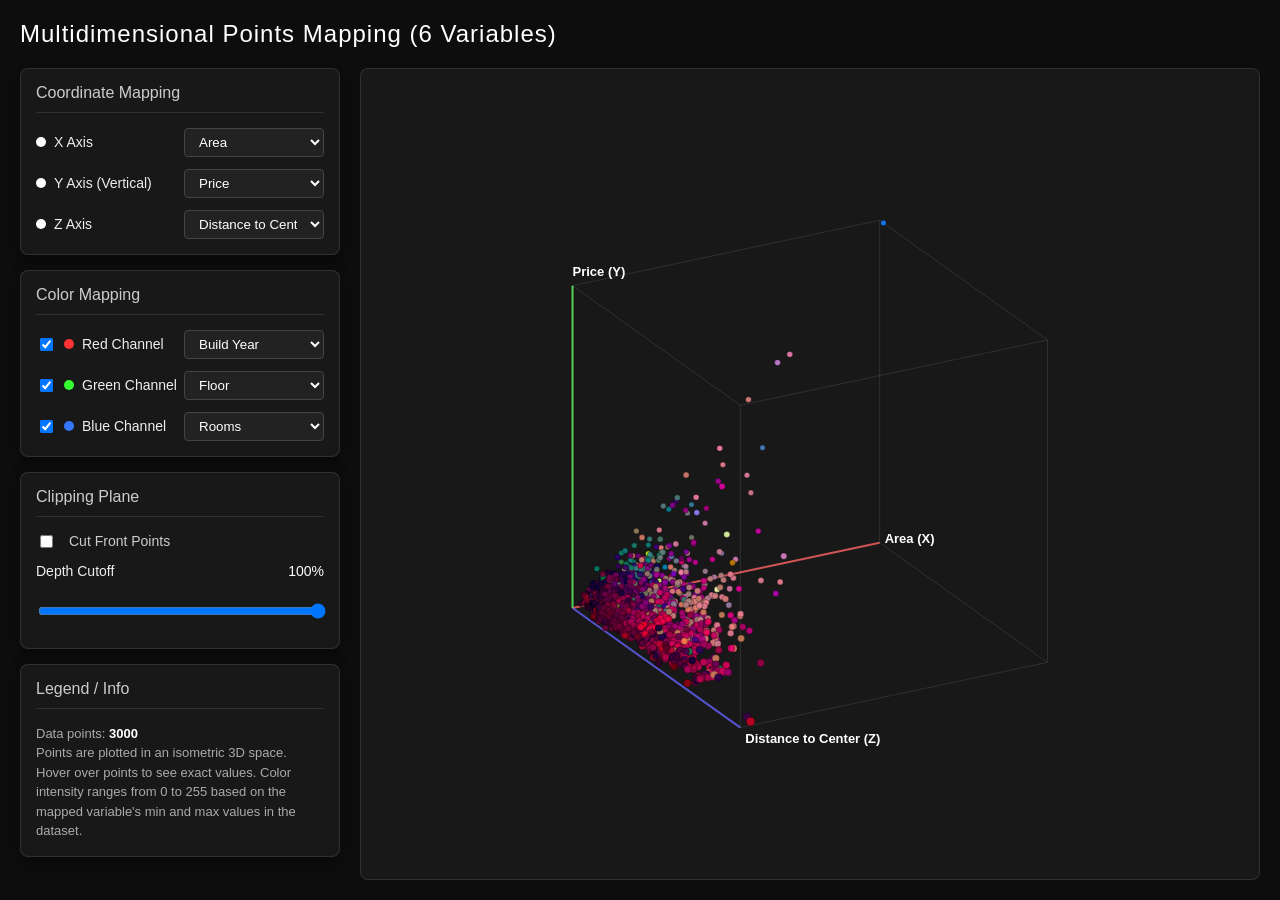
<file: NEW data analysis/index.html>
<!DOCTYPE html>
<html lang="en">
<head>
    <meta charset="UTF-8">
    <meta name="viewport" content="width=device-width, initial-scale=1.0">
    <title>Multidimensional Dataset Visualization</title>
    <link rel="stylesheet" href="style.css">
</head>
<body>

    <h2>Multidimensional Points Mapping (6 Variables)</h2>

    <div class="container">
        
        <div class="sidebar">
            <div class="panel">
                <h3>Coordinate Mapping</h3>
                
                <div class="mapping-row">
                    <div class="mapping-label">
                        <span class="color-dot" style="background:#fff"></span> X Axis
                    </div>
                    <select id="map-x" class="axis-select">
                        <option value="area" selected>Area</option>
                        <option value="dist">Distance to Center</option>
                        <option value="price">Price</option>
                        <option value="floor">Floor</option>
                        <option value="year">Build Year</option>
                        <option value="rooms">Rooms</option>
                    </select>
                </div>

                <div class="mapping-row">
                    <div class="mapping-label">
                        <span class="color-dot" style="background:#fff"></span> Y Axis (Vertical)
                    </div>
                    <select id="map-y" class="axis-select">
                        <option value="area">Area</option>
                        <option value="dist">Distance to Center</option>
                        <option value="price" selected>Price</option>
                        <option value="floor">Floor</option>
                        <option value="year">Build Year</option>
                        <option value="rooms">Rooms</option>
                    </select>
                </div>

                <div class="mapping-row">
                    <div class="mapping-label">
                        <span class="color-dot" style="background:#fff"></span> Z Axis
                    </div>
                    <select id="map-z" class="axis-select">
                        <option value="area">Area</option>
                        <option value="dist" selected>Distance to Center</option>
                        <option value="price">Price</option>
                        <option value="floor">Floor</option>
                        <option value="year">Build Year</option>
                        <option value="rooms">Rooms</option>
                    </select>
                </div>
            </div>

            <div class="panel">
                <h3>Color Mapping</h3>
                
                <div class="mapping-row">
                    <div class="mapping-label">
                        <input type="checkbox" id="toggle-r" checked>
                        <span class="color-dot" style="background:#ff3333"></span> Red Channel
                    </div>
                    <select id="map-r" class="axis-select">
                        <option value="area">Area</option>
                        <option value="dist">Distance to Center</option>
                        <option value="price">Price</option>
                        <option value="floor">Floor</option>
                        <option value="year" selected>Build Year</option>
                        <option value="rooms">Rooms</option>
                    </select>
                </div>

                <div class="mapping-row">
                    <div class="mapping-label">
                        <input type="checkbox" id="toggle-g" checked>
                        <span class="color-dot" style="background:#33ff33"></span> Green Channel
                    </div>
                    <select id="map-g" class="axis-select">
                        <option value="area">Area</option>
                        <option value="dist">Distance to Center</option>
                        <option value="price">Price</option>
                        <option value="floor" selected>Floor</option>
                        <option value="year">Build Year</option>
                        <option value="rooms">Rooms</option>
                    </select>
                </div>

                <div class="mapping-row">
                    <div class="mapping-label">
                        <input type="checkbox" id="toggle-b" checked>
                        <span class="color-dot" style="background:#3377ff"></span> Blue Channel
                    </div>
                    <select id="map-b" class="axis-select">
                        <option value="area">Area</option>
                        <option value="dist">Distance to Center</option>
                        <option value="price">Price</option>
                        <option value="floor">Floor</option>
                        <option value="year">Build Year</option>
                        <option value="rooms" selected>Rooms</option>
                    </select>
                </div>
            </div>

            <div class="panel">
                <h3>Clipping Plane</h3>
                
                <div class="mapping-row">
                    <div class="mapping-label">
                        <input type="checkbox" id="toggle-clip">
                        <span style="color: #ccc; margin-left: 5px;">Cut Front Points</span>
                    </div>
                </div>
                
                <div class="mapping-row" style="margin-top: 10px;">
                    <div class="mapping-label" style="width: 100%; justify-content: space-between;">
                        <span>Depth Cutoff</span>
                        <span id="clip-depth-val" style="color: #fff;">100%</span>
                    </div>
                </div>
                <div style="padding: 10px 0;">
                    <input type="range" id="clip-depth" min="-100" max="100" value="100" style="width: 100%;">
                </div>
            </div>

            <div class="panel">
                <h3>Legend / Info</h3>
                <div style="font-size: 13px; color: #aaa; line-height: 1.5;">
                    Data points: <span id="pt-count" style="color: #fff; font-weight: bold;">0</span><br>
                    Points are plotted in an isometric 3D space. Hover over points to see exact values. Color intensity ranges from 0 to 255 based on the mapped variable's min and max values in the dataset.
                </div>
            </div>
        </div>

        <div class="visuals-container">
            <canvas id="canvas3d" width="800" height="600"></canvas>
            <div id="tooltip" class="tooltip"></div>
        </div>

    </div>

    <!-- Load scripts -->
    <script src="dataset.js"></script>
    <script src="app.js"></script>
</body>
</html>
</file>
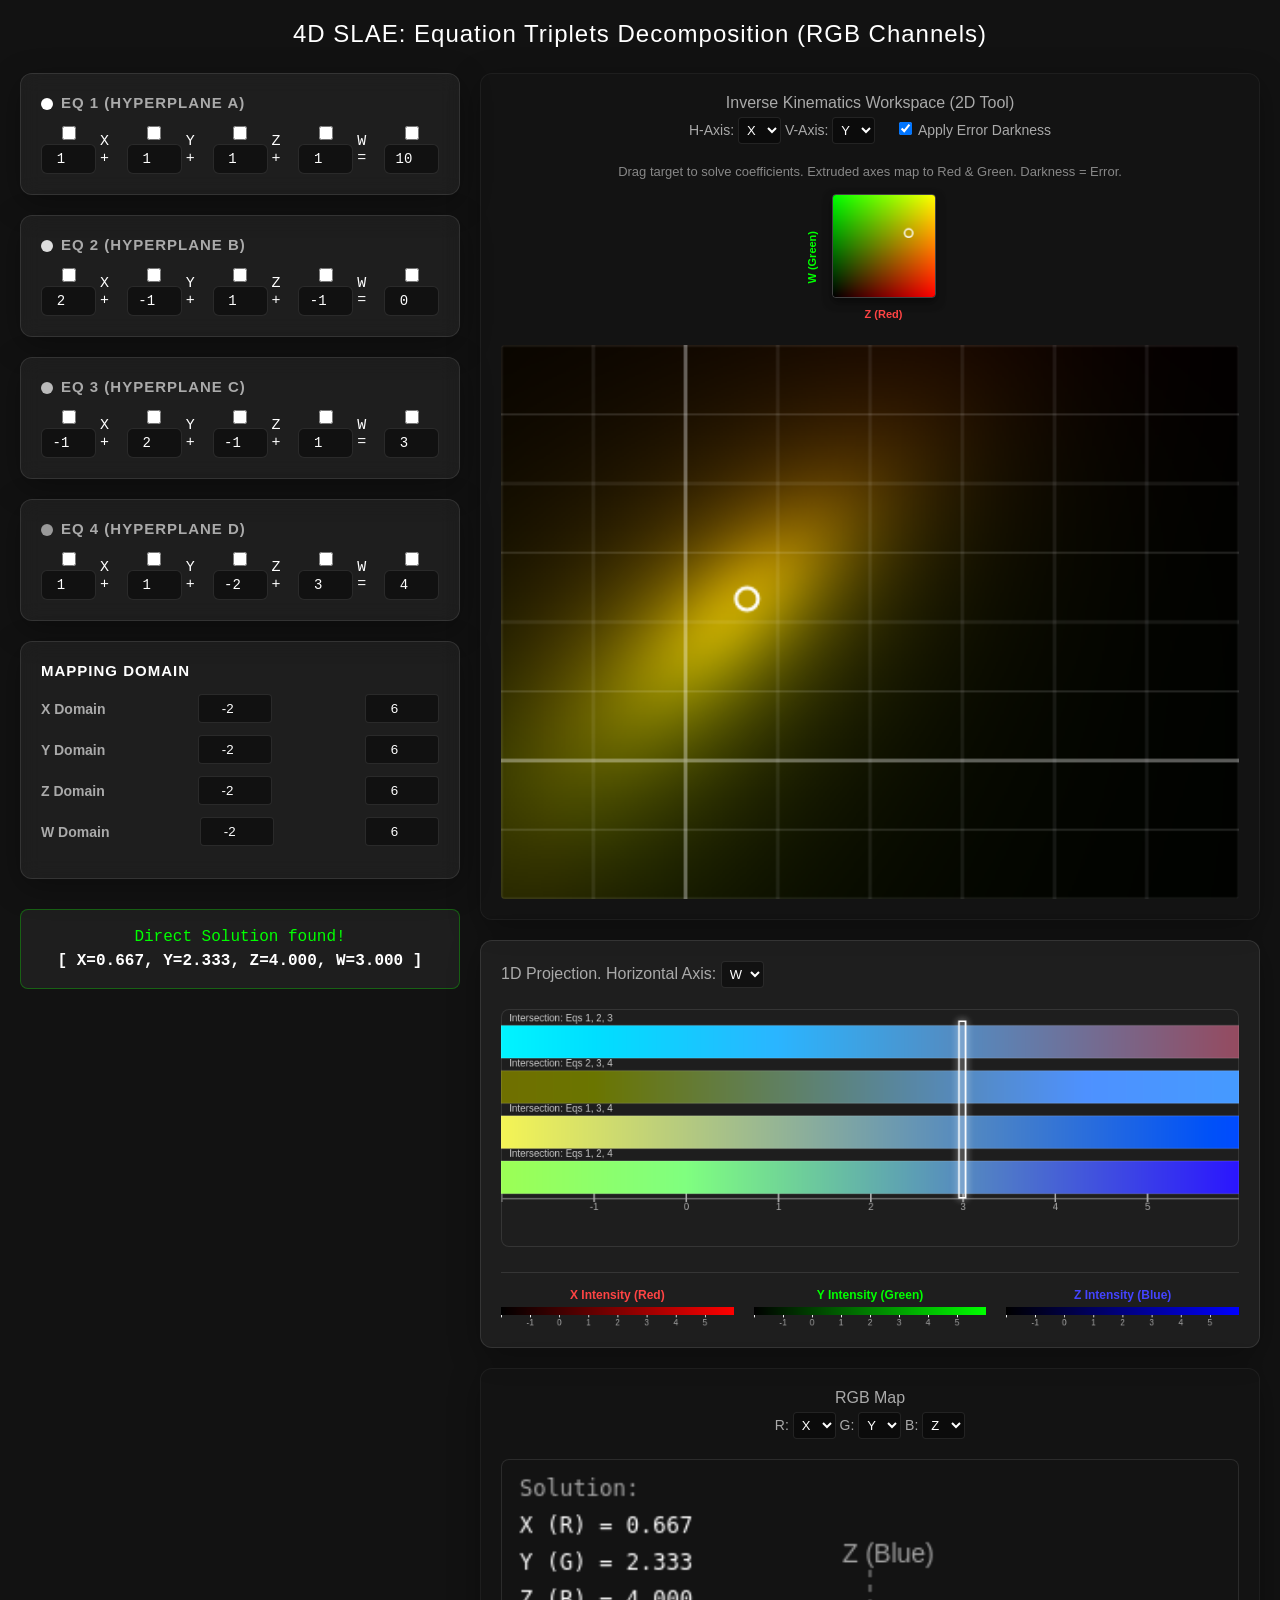
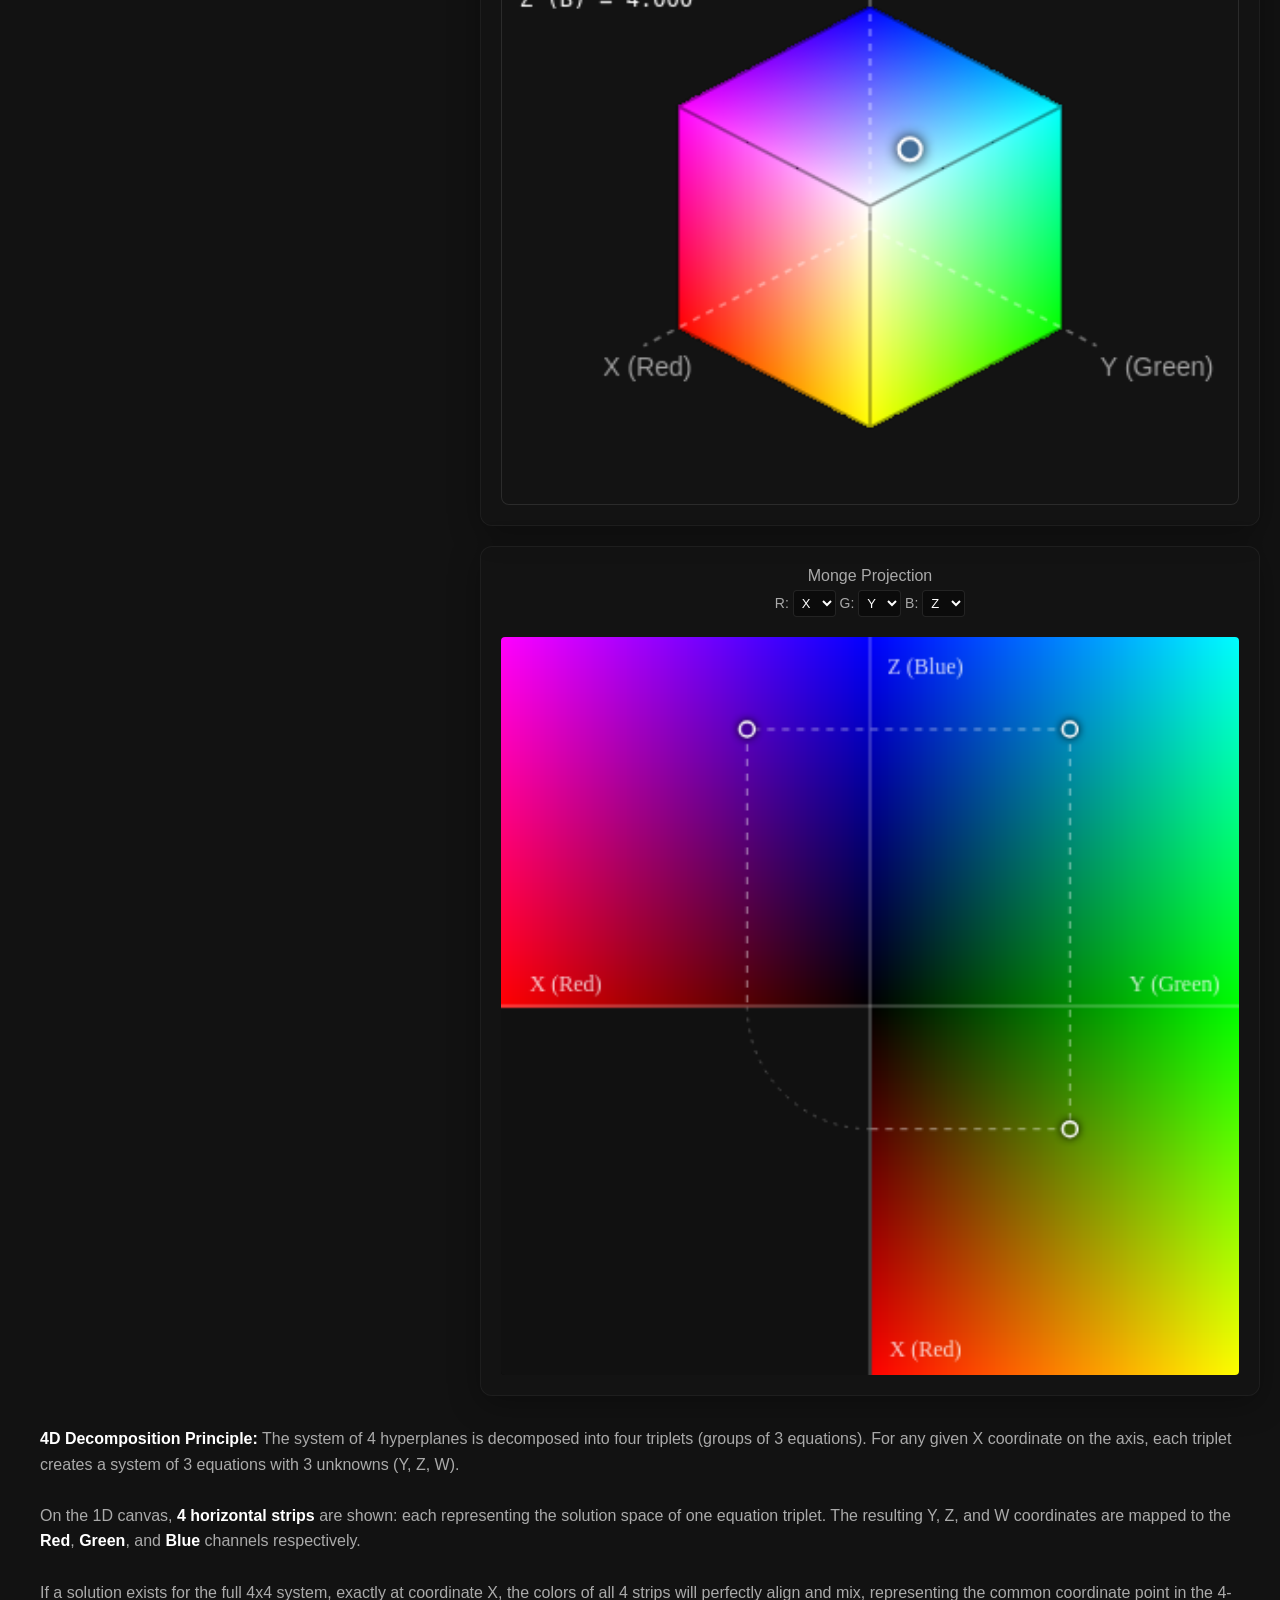
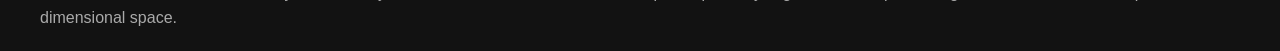
<file: system equation solver/new.html>
<!DOCTYPE html>
<html lang="en">

<head>
    <meta charset="UTF-8">
    <meta name="viewport" content="width=device-width, initial-scale=1.0">
    <title>4D SLAE: RGB Channels Decomposition</title>
    <link rel="stylesheet" href="analysis.css">
</head>

<body>

    <h2>4D SLAE: Equation Triplets Decomposition (RGB Channels)</h2>

    <div class="container">
        <!-- Боковая панель -->
        <div class="sidebar">
            <div class="panel">
                <h3><span class="color-dot" style="background:#fff"></span>Eq 1 (Hyperplane A)</h3>
                <div class="eq-row">
                    <div class="var-group"><input type="checkbox" id="l-a1" title="Lock A1"><input type="number" id="a1"
                            value="1"></div> X +
                    <div class="var-group"><input type="checkbox" id="l-b1" title="Lock B1"><input type="number" id="b1"
                            value="1"></div> Y +
                    <div class="var-group"><input type="checkbox" id="l-c1" title="Lock C1"><input type="number" id="c1"
                            value="1"></div> Z +
                    <div class="var-group"><input type="checkbox" id="l-d1" title="Lock D1"><input type="number" id="d1"
                            value="1"></div> W =
                    <div class="var-group"><input type="checkbox" id="l-e1" title="Lock E1"><input type="number" id="e1"
                            value="10"></div>
                </div>
            </div>

            <div class="panel">
                <h3><span class="color-dot" style="background:#ddd"></span>Eq 2 (Hyperplane B)</h3>
                <div class="eq-row">
                    <div class="var-group"><input type="checkbox" id="l-a2" title="Lock A2"><input type="number" id="a2"
                            value="2"></div> X +
                    <div class="var-group"><input type="checkbox" id="l-b2" title="Lock B2"><input type="number" id="b2"
                            value="-1"></div> Y +
                    <div class="var-group"><input type="checkbox" id="l-c2" title="Lock C2"><input type="number" id="c2"
                            value="1"></div> Z +
                    <div class="var-group"><input type="checkbox" id="l-d2" title="Lock D2"><input type="number" id="d2"
                            value="-1"></div> W =
                    <div class="var-group"><input type="checkbox" id="l-e2" title="Lock E2"><input type="number" id="e2"
                            value="0"></div>
                </div>
            </div>

            <div class="panel">
                <h3><span class="color-dot" style="background:#bbb"></span>Eq 3 (Hyperplane C)</h3>
                <div class="eq-row">
                    <div class="var-group"><input type="checkbox" id="l-a3" title="Lock A3"><input type="number" id="a3"
                            value="-1"></div> X +
                    <div class="var-group"><input type="checkbox" id="l-b3" title="Lock B3"><input type="number" id="b3"
                            value="2"></div> Y +
                    <div class="var-group"><input type="checkbox" id="l-c3" title="Lock C3"><input type="number" id="c3"
                            value="-1"></div> Z +
                    <div class="var-group"><input type="checkbox" id="l-d3" title="Lock D3"><input type="number" id="d3"
                            value="1"></div> W =
                    <div class="var-group"><input type="checkbox" id="l-e3" title="Lock E3"><input type="number" id="e3"
                            value="3"></div>
                </div>
            </div>

            <div class="panel">
                <h3><span class="color-dot" style="background:#999"></span>Eq 4 (Hyperplane D)</h3>
                <div class="eq-row">
                    <div class="var-group"><input type="checkbox" id="l-a4" title="Lock A4"><input type="number" id="a4"
                            value="1"></div> X +
                    <div class="var-group"><input type="checkbox" id="l-b4" title="Lock B4"><input type="number" id="b4"
                            value="1"></div> Y +
                    <div class="var-group"><input type="checkbox" id="l-c4" title="Lock C4"><input type="number" id="c4"
                            value="-2"></div> Z +
                    <div class="var-group"><input type="checkbox" id="l-d4" title="Lock D4"><input type="number" id="d4"
                            value="3"></div> W =
                    <div class="var-group"><input type="checkbox" id="l-e4" title="Lock E4"><input type="number" id="e4"
                            value="4"></div>
                </div>
            </div>

            <div class="panel">
                <h3 style="color: #fff;">Mapping Domain</h3>
                <div class="domain-row">
                    <span>X Domain</span>
                    <input type="number" id="xmin" value="-2" step="1">
                    <input type="number" id="xmax" value="6" step="1">
                </div>
                <div class="domain-row">
                    <span>Y Domain</span>
                    <input type="number" id="ymin" value="-2" step="1">
                    <input type="number" id="ymax" value="6" step="1">
                </div>
                <div class="domain-row">
                    <span>Z Domain</span>
                    <input type="number" id="zmin" value="-2" step="1">
                    <input type="number" id="zmax" value="6" step="1">
                </div>
                <div class="domain-row">
                    <span>W Domain</span>
                    <input type="number" id="wmin" value="-2" step="1">
                    <input type="number" id="wmax" value="6" step="1">
                </div>
            </div>

            <div class="exact-solution" id="solution-box">
                Analytical Solution:<br> Intersection point not found.
            </div>
        </div>

        <div class="visuals-container">
            <div class="visuals"
                style="text-align: center; border: 1px solid rgba(255,255,255,0.05); background: rgba(20,20,20,0.5);">
                <h4 style="margin-top: 0; color: #aaa; font-weight: normal; margin-bottom: 20px;">
                    Inverse Kinematics Workspace (2D Tool)<br>
                    <span style="font-size: 14px; margin-top: 5px; display: inline-block;">
                        H-Axis: <select id="ik-x" class="axis-select">
                            <option value="0" selected>X</option>
                            <option value="1">Y</option>
                            <option value="2">Z</option>
                            <option value="3">W</option>
                        </select>
                        V-Axis: <select id="ik-y" class="axis-select">
                            <option value="0">X</option>
                            <option value="1" selected>Y</option>
                            <option value="2">Z</option>
                            <option value="3">W</option>
                        </select>
                    </span>
                    <span style="font-size: 14px; margin-top: 5px; margin-left: 15px; display: inline-block;">
                        <label><input type="checkbox" id="ik-error-intensity" checked> Apply Error Darkness</label>
                    </span>
                </h4>
                <div style="font-size: 13px; color: #888; margin-bottom: 10px;">Drag target to solve coefficients. Extruded axes map to Red & Green. Darkness = Error.</div>

                <div style="display: flex; justify-content: center; align-items: center; margin-bottom: 25px; margin-top: 15px;">
                    <div id="ik-legend-g-label" style="font-size:11px; color:var(--c-green); font-weight:bold; writing-mode: vertical-lr; transform: rotate(180deg); margin-right: 15px;">Extruded 2 (Green)</div>
                    <div style="display: flex; flex-direction: column; align-items: center;">
                        <canvas id="ik-legend-2d" width="100" height="100" style="border: 1px solid rgba(255,255,255,0.2); border-radius: 4px; box-shadow: 0 4px 10px rgba(0,0,0,0.5);"></canvas>
                        <div id="ik-legend-r-label" style="font-size:11px; color:var(--c-red); font-weight:bold; margin-top: 10px;">Extruded 1 (Red)</div>
                    </div>
                </div>

                <div style="display: flex; justify-content: center; align-items: center;">
                    <canvas id="ikCanvas" width="400" height="300"
                        style="background: rgba(0,0,0,0); border-radius: 4px;"></canvas>
                </div>
            </div>

            <div class="visuals">
                <h4 style="margin-top: 0; color: #aaa; font-weight: normal;">
                    1D Projection. Horizontal Axis:
                    <select id="graph-x" class="axis-select">
                        <option value="0">X</option>
                        <option value="1">Y</option>
                        <option value="2">Z</option>
                        <option value="3" selected>W</option>
                    </select>
                </h4>

                <canvas id="graph1d" width="900" height="290"></canvas>

                <div class="legend-area">
                    <div class="legend-bars">
                        <div class="legend-bar-item">
                            <div style="font-size:12px; color:var(--c-red); margin-bottom:5px; font-weight:bold;">Y
                                Intensity (Red)</div>
                            <canvas id="legend-y" width="280" height="25"></canvas>
                        </div>
                        <div class="legend-bar-item">
                            <div style="font-size:12px; color:var(--c-green); margin-bottom:5px; font-weight:bold;">Z
                                Intensity (Green)</div>
                            <canvas id="legend-z" width="280" height="25"></canvas>
                        </div>
                        <div class="legend-bar-item">
                            <div style="font-size:12px; color:var(--c-blue); margin-bottom:5px; font-weight:bold;">W
                                Intensity (Blue)</div>
                            <canvas id="legend-w" width="280" height="25"></canvas>
                        </div>
                    </div>
                </div>
            </div>

            <div class="visuals"
                style="text-align: center; border: 1px solid rgba(255,255,255,0.05); background: rgba(20,20,20,0.5);">
                <h4 style="margin-top: 0; color: #aaa; font-weight: normal; margin-bottom: 20px;">
                    RGB Map <br>
                    <span style="font-size: 14px; margin-top: 5px; display: inline-block;">
                        R: <select id="rgb-r" class="axis-select">
                            <option value="0" selected>X</option>
                            <option value="1">Y</option>
                            <option value="2">Z</option>
                            <option value="3">W</option>
                        </select>
                        G: <select id="rgb-g" class="axis-select">
                            <option value="0">X</option>
                            <option value="1" selected>Y</option>
                            <option value="2">Z</option>
                            <option value="3">W</option>
                        </select>
                        B: <select id="rgb-b" class="axis-select">
                            <option value="0">X</option>
                            <option value="1">Y</option>
                            <option value="2" selected>Z</option>
                            <option value="3">W</option>
                        </select>
                    </span>
                </h4>
                <div style="display: flex; justify-content: center; align-items: center;">
                    <canvas id="rgbCube" width="400" height="350" style="background: rgba(0,0,0,0);"></canvas>
                </div>
            </div>

            <div class="visuals"
                style="text-align: center; border: 1px solid rgba(255,255,255,0.05); background: rgba(20,20,20,0.5);">
                <h4 style="margin-top: 0; color: #aaa; font-weight: normal; margin-bottom: 20px;">
                    Monge Projection <br>
                    <span style="font-size: 14px; margin-top: 5px; display: inline-block;">
                        R: <select id="monge-r" class="axis-select">
                            <option value="0" selected>X</option>
                            <option value="1">Y</option>
                            <option value="2">Z</option>
                            <option value="3">W</option>
                        </select>
                        G: <select id="monge-g" class="axis-select">
                            <option value="0">X</option>
                            <option value="1" selected>Y</option>
                            <option value="2">Z</option>
                            <option value="3">W</option>
                        </select>
                        B: <select id="monge-b" class="axis-select">
                            <option value="0">X</option>
                            <option value="1">Y</option>
                            <option value="2" selected>Z</option>
                            <option value="3">W</option>
                        </select>
                    </span>
                </h4>
                <div style="display: flex; justify-content: center; align-items: center;">
                    <canvas id="mongeCanvas" width="400" height="400"
                        style="border-radius: 4px; box-shadow: inset 0 0 10px rgba(0,0,0,0.8); background: #111;"></canvas>
                </div>
            </div>
        </div>
    </div>

    <!-- ОПИСАНИЕ -->
    <div class="description" style="margin-left: 20px;">
        <b>4D Decomposition Principle:</b> The system of 4 hyperplanes is decomposed into four triplets (groups of 3
        equations).
        For any given X coordinate on the axis, each triplet creates a system of 3 equations with 3 unknowns (Y, Z, W).
        <br><br>
        On the 1D canvas, <b>4 horizontal strips</b> are shown: each representing the solution space of one equation
        triplet.
        The resulting Y, Z, and W coordinates are mapped to the <b>Red</b>, <b>Green</b>, and <b>Blue</b> channels
        respectively.
        <br><br>
        If a solution exists for the full 4x4 system, exactly at coordinate X, the colors of all 4 strips will perfectly
        align and mix, representing the common coordinate point in the 4-dimensional space.
    </div>

    <script src="analysis.js"></script>
</body>

</html>
</file>
<file: NEW data analysis/style.css>
:root {
    --bg-color: #0d0d0d;
    --panel-bg: rgba(30, 30, 30, 0.7);
    --border-color: rgba(255, 255, 255, 0.1);
    --text-color: #eee;
    --accent: #4488ff;
    
    --c-red: #ff3333;
    --c-green: #33ff33;
    --c-blue: #3377ff;
}

body {
    font-family: 'Segoe UI', Tahoma, Geneva, Verdana, sans-serif;
    background-color: var(--bg-color);
    color: var(--text-color);
    margin: 0;
    padding: 20px;
    display: flex;
    flex-direction: column;
    min-height: 100vh;
    box-sizing: border-box;
}

h2 {
    font-weight: 300;
    letter-spacing: 1px;
    margin-top: 0;
    color: #fff;
}

.container {
    display: flex;
    gap: 20px;
    flex: 1;
}

.sidebar {
    width: 320px;
    display: flex;
    flex-direction: column;
    gap: 15px;
}

.panel {
    background: var(--panel-bg);
    border: 1px solid var(--border-color);
    border-radius: 8px;
    padding: 15px;
    box-shadow: 0 4px 12px rgba(0,0,0,0.5);
}

.panel h3 {
    margin-top: 0;
    margin-bottom: 15px;
    font-size: 16px;
    font-weight: 500;
    color: #ccc;
    border-bottom: 1px solid var(--border-color);
    padding-bottom: 10px;
}

.mapping-row {
    display: flex;
    align-items: center;
    justify-content: space-between;
    margin-bottom: 12px;
}

.mapping-row:last-child {
    margin-bottom: 0;
}

.mapping-label {
    font-size: 14px;
    font-weight: 500;
    display: flex;
    align-items: center;
    gap: 8px;
}

.color-dot {
    width: 10px;
    height: 10px;
    border-radius: 50%;
    display: inline-block;
}

.axis-select {
    background: #222;
    color: #fff;
    border: 1px solid #444;
    padding: 5px 10px;
    border-radius: 4px;
    outline: none;
    cursor: pointer;
    width: 140px;
}

.axis-select:focus {
    border-color: var(--accent);
}

.visuals-container {
    flex: 1;
    display: flex;
    justify-content: center;
    align-items: center;
    background: var(--panel-bg);
    border: 1px solid var(--border-color);
    border-radius: 8px;
    position: relative;
    overflow: hidden;
}

canvas {
    cursor: crosshair;
}

.tooltip {
    position: absolute;
    background: rgba(10, 10, 10, 0.9);
    border: 1px solid #444;
    padding: 10px;
    border-radius: 4px;
    font-size: 12px;
    color: #ddd;
    pointer-events: none;
    transition: opacity 0.2s;
    opacity: 0;
    z-index: 10;
}

.tooltip-row {
    margin: 4px 0;
}
.tooltip-row span {
    font-weight: bold;
    color: #fff;
}
</file>
<file: system equation solver/analysis.css>
:root {
            --bg-color: #121212;
            --panel-bg: rgba(255, 255, 255, 0.05);
            --border-color: rgba(255, 255, 255, 0.1);
            --text-color: #eee;
            --strip-radius: 8px;
            --c-red: #ff4444;
            --c-green: #0f0;
            --c-blue: #4444ff;
        }

        body {
            font-family: 'Inter', 'Roboto', sans-serif;
            margin: 0;
            padding: 20px;
            background-color: var(--bg-color);
            color: var(--text-color);
            display: flex;
            flex-direction: column;
            align-items: center;
            min-height: 100vh;
            box-sizing: border-box;
        }

        h2 {
            margin-top: 0;
            font-weight: 300;
            letter-spacing: 1px;
            color: #fff;
            text-align: center;
            margin-bottom: 25px;
        }

        .container {
            display: flex;
            gap: 20px;
            width: 100%;
            max-width: 1400px;
            align-items: stretch;
        }

        .sidebar {
            width: 440px;
            flex-shrink: 0;
            display: flex;
            flex-direction: column;
            gap: 20px;
        }

        .panel {
            background: var(--panel-bg);
            border: 1px solid var(--border-color);
            border-radius: 12px;
            padding: 20px;
            backdrop-filter: blur(10px);
            box-shadow: 0 8px 32px rgba(0, 0, 0, 0.3);
        }

        .panel h3 {
            margin-top: 0;
            font-size: 15px;
            color: #aaa;
            margin-bottom: 15px;
            text-transform: uppercase;
            letter-spacing: 1px;
        }

        .eq-row {
            display: flex;
            align-items: center;
            justify-content: center;
            gap: 4px;
            font-family: monospace;
            font-size: 15px;
            color: #fff;
        }

        .eq-row input {
            width: 45px;
            background: rgba(0, 0, 0, 0.4);
            border: 1px solid var(--border-color);
            color: white;
            padding: 6px 4px;
            border-radius: 6px;
            outline: none;
            text-align: center;
            font-family: monospace;
            font-size: 14px;
            transition: border-color 0.2s;
        }

        .eq-row input:focus {
            border-color: #fff;
        }

        .domain-row {
            display: flex;
            justify-content: space-between;
            align-items: center;
            margin-bottom: 12px;
            font-size: 14px;
        }

        .domain-row span {
            color: #aaa;
            font-weight: bold;
        }

        .var-group {
            display: inline-flex;
            flex-direction: column;
            align-items: center;
            gap: 4px;
        }

        .var-group input[type="checkbox"] {
            margin: 0;
            width: 14px;
            height: 14px;
            cursor: pointer;
            accent-color: #ff4444; /* locked = red */
        }

        .domain-row input {
            width: 60px;
            background: rgba(0, 0, 0, 0.4);
            border: 1px solid var(--border-color);
            color: white;
            padding: 6px;
            border-radius: 4px;
            text-align: center;
        }

        .visuals-container {
            flex-grow: 1;
            display: flex;
            flex-direction: column;
            gap: 20px;
            min-width: 0;
        }

        .visuals {
            background: var(--panel-bg);
            border: 1px solid var(--border-color);
            border-radius: 12px;
            padding: 20px;
            position: relative;
            box-shadow: 0 8px 32px rgba(0, 0, 0, 0.3);
            width: 100%;
            box-sizing: border-box;
        }

        canvas {
            display: block;
            border-radius: var(--strip-radius);
            box-shadow: inset 0 0 0 1px rgba(255, 255, 255, 0.1);
            width: 100%;
        }

        .legend-area {
            display: flex;
            flex-direction: column;
            gap: 15px;
            margin-top: 25px;
            padding-top: 15px;
            border-top: 1px solid var(--border-color);
        }

        .legend-bars {
            display: flex;
            justify-content: space-between;
            gap: 20px;
        }

        .legend-bar-item {
            flex: 1;
            display: flex;
            flex-direction: column;
            align-items: center;
        }

        .legend-bar-item canvas {
            width: 100%;
            box-shadow: none;
            border-radius: 0;
        }

        .exact-solution {
            margin-top: 10px;
            padding: 15px;
            background: rgba(255, 255, 255, 0.05);
            border: 1px solid rgba(255, 255, 255, 0.2);
            border-radius: 8px;
            text-align: center;
            font-family: monospace;
            font-size: 16px;
            line-height: 1.5;
        }

        .description {
            margin-top: 30px;
            max-width: 1400px;
            line-height: 1.6;
            color: #aaa;
            background: transparent;
        }

        b {
            color: #fff;
        }

        .color-dot {
            display: inline-block;
            width: 12px;
            height: 12px;
            border-radius: 50%;
            margin-right: 8px;
            vertical-align: middle;
        }

        .axis-select {
            background: rgba(0, 0, 0, 0.4);
            border: 1px solid var(--border-color);
            color: #fff;
            padding: 4px;
            border-radius: 4px;
            font-size: 13px;
        }
</file>
